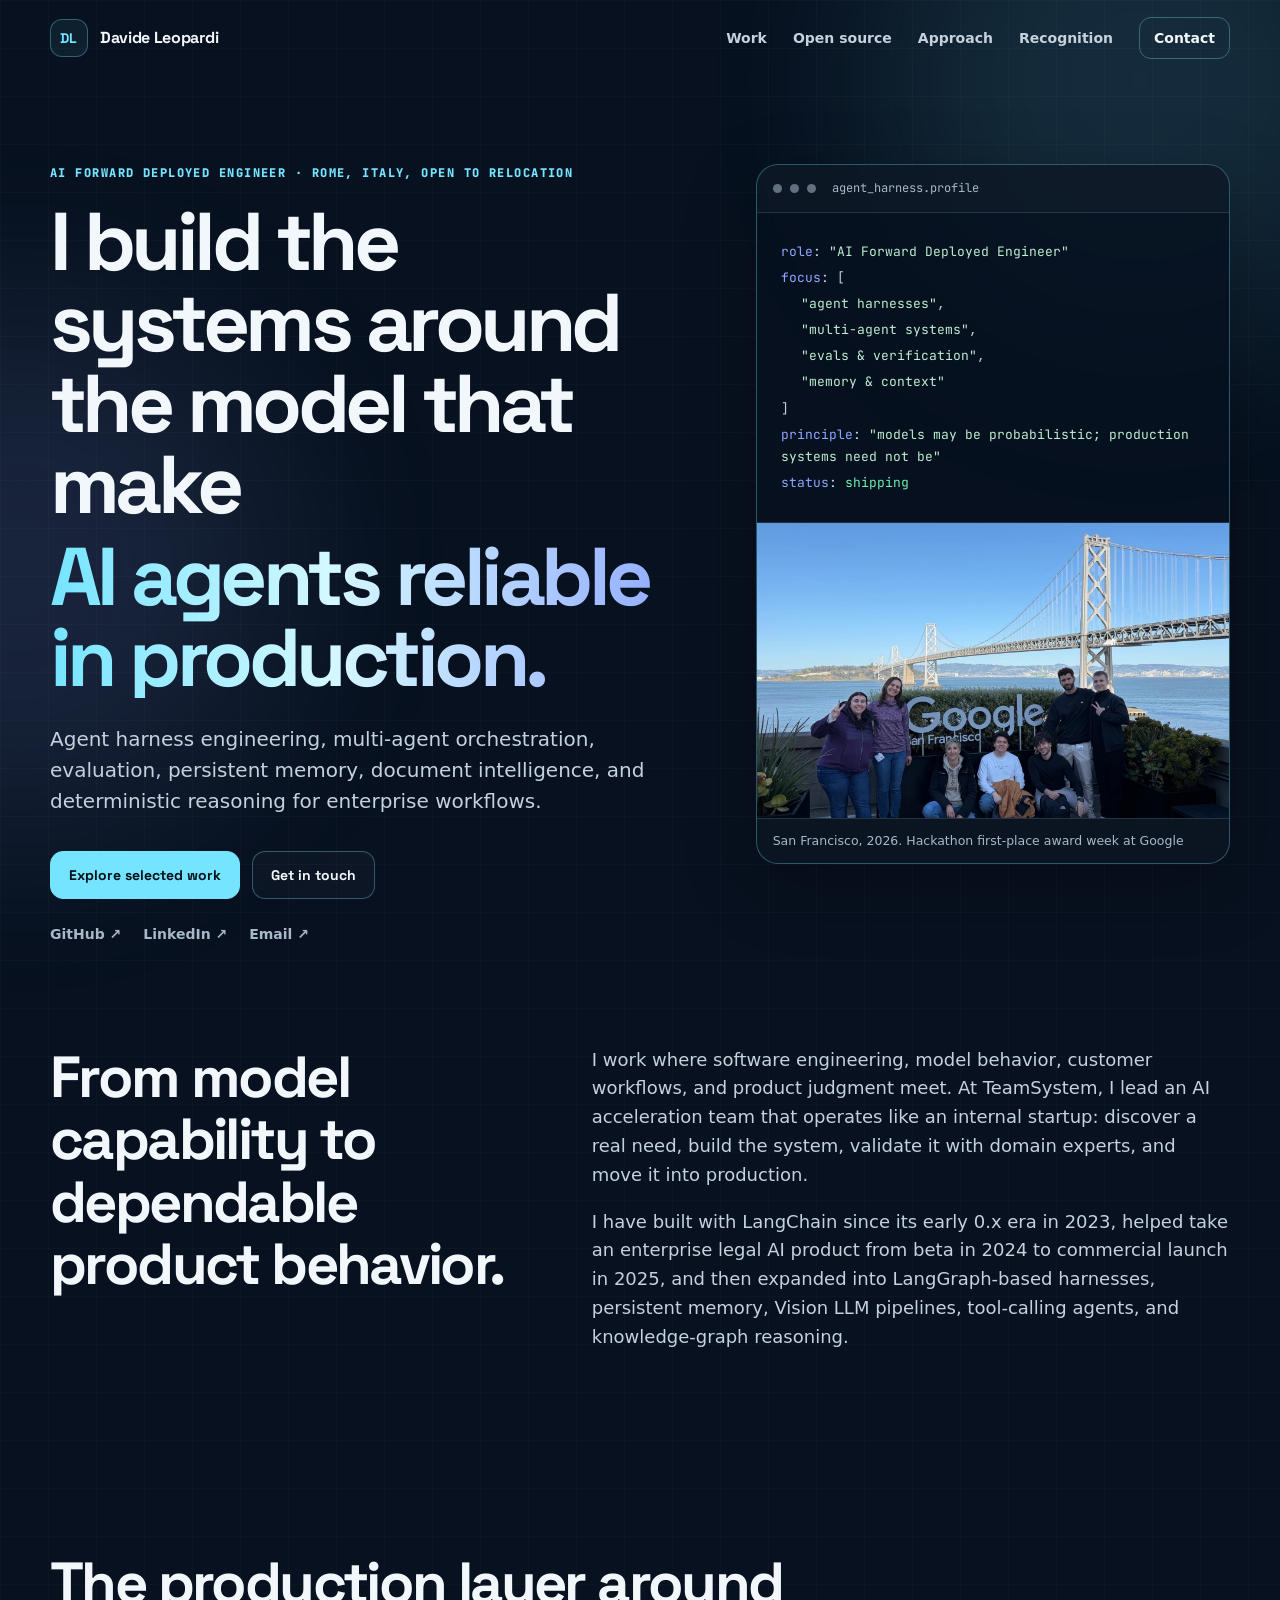
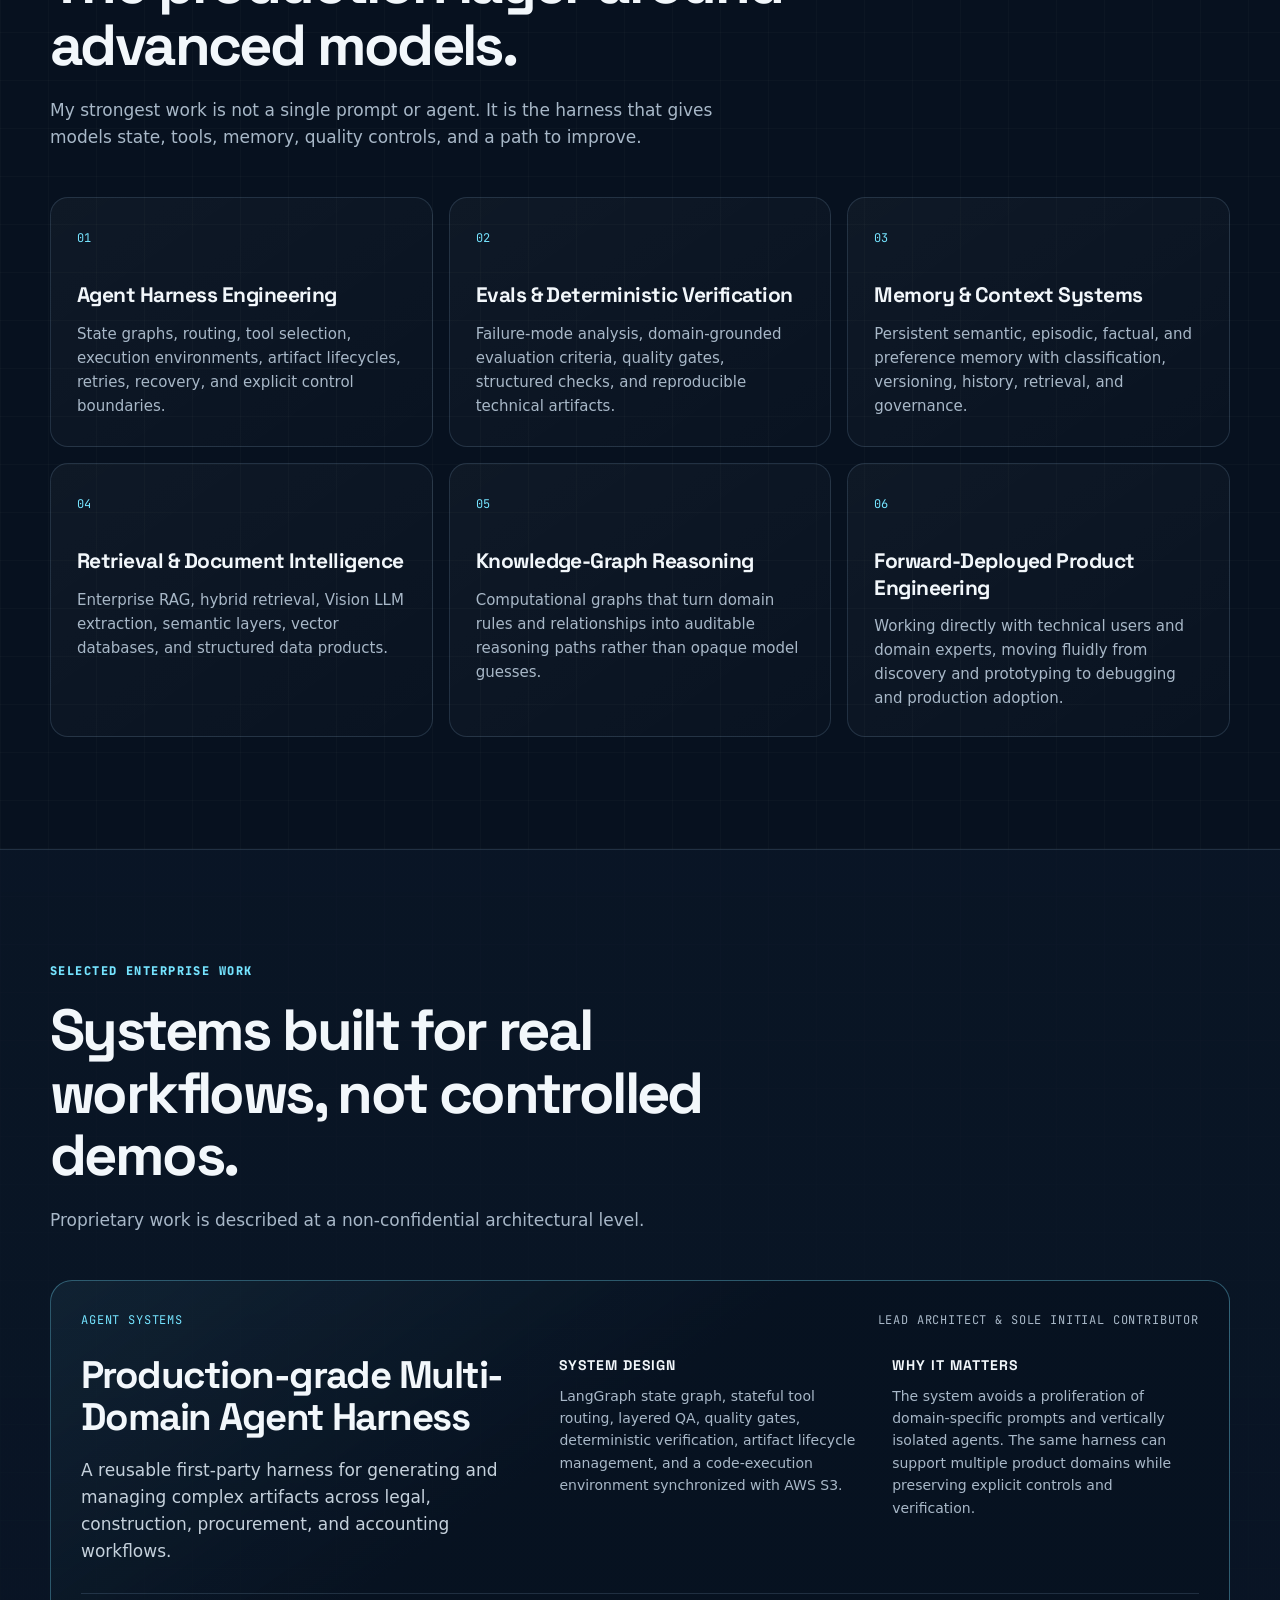
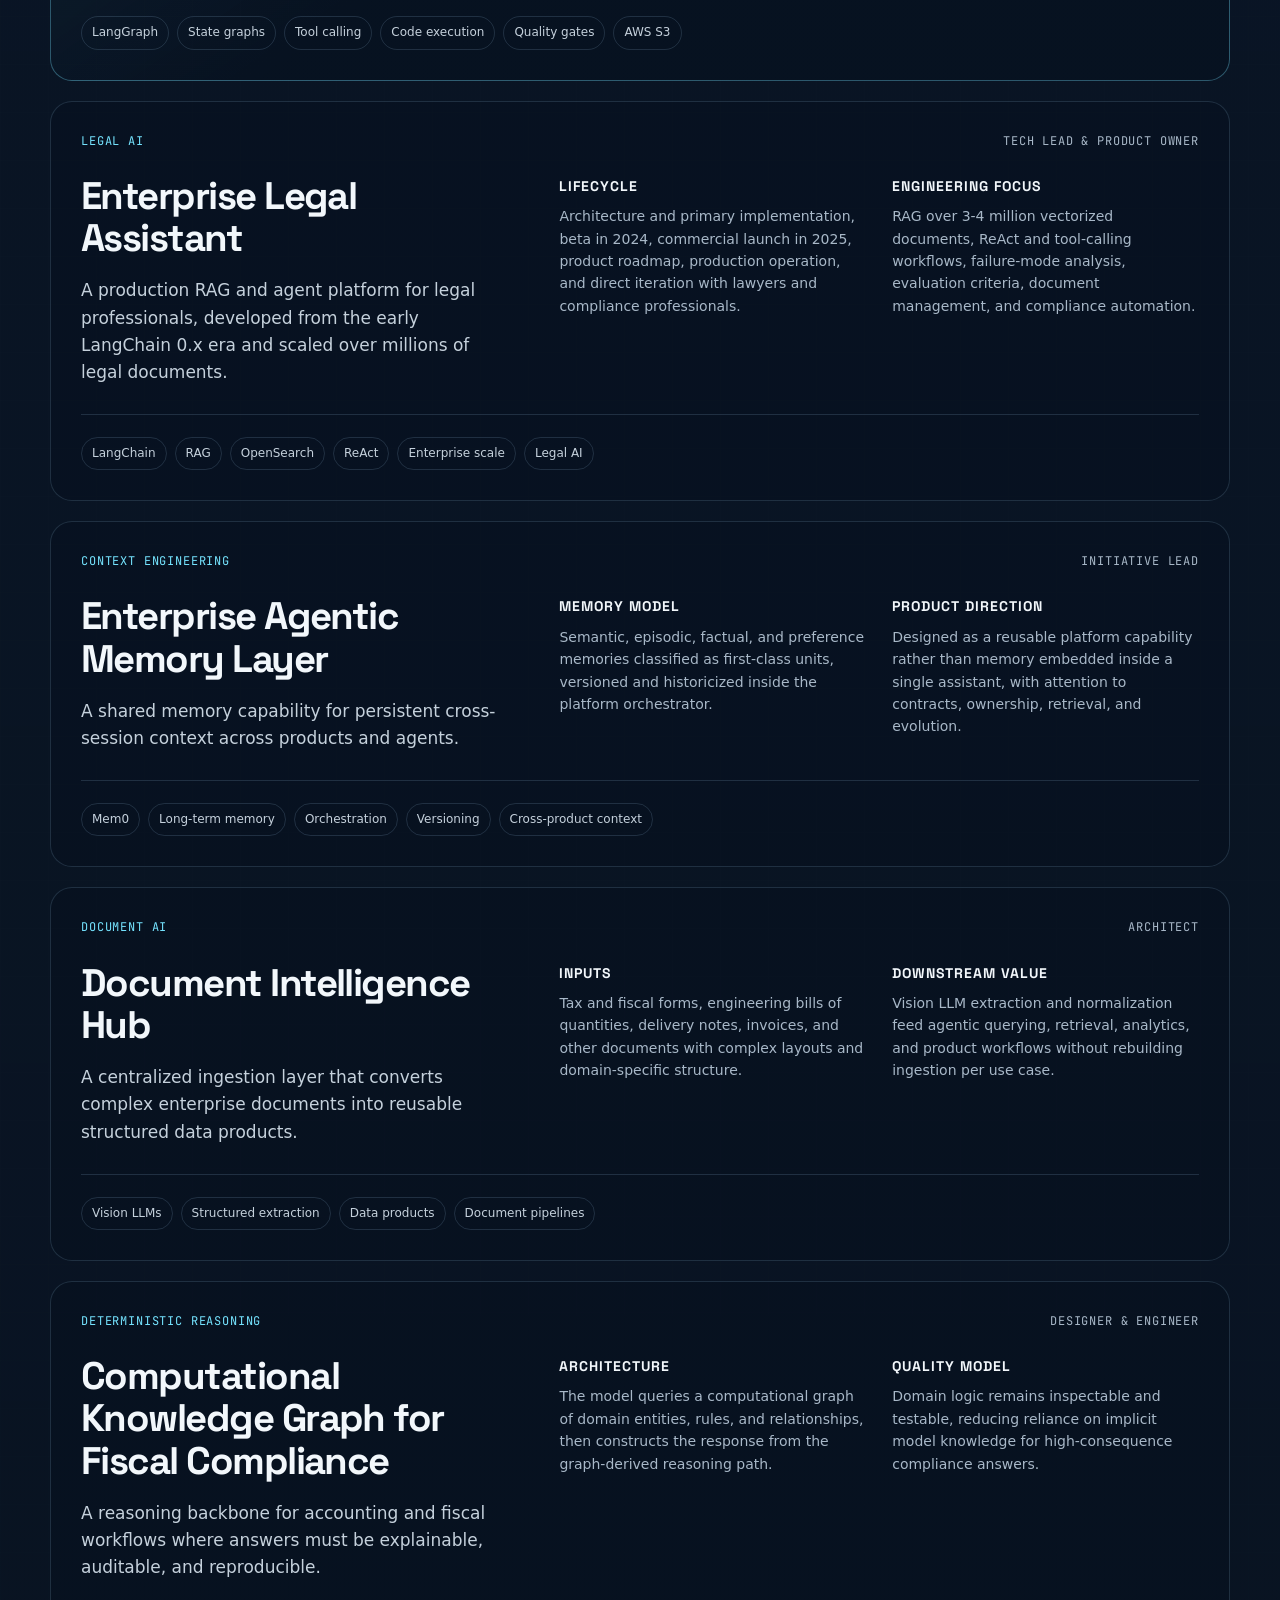
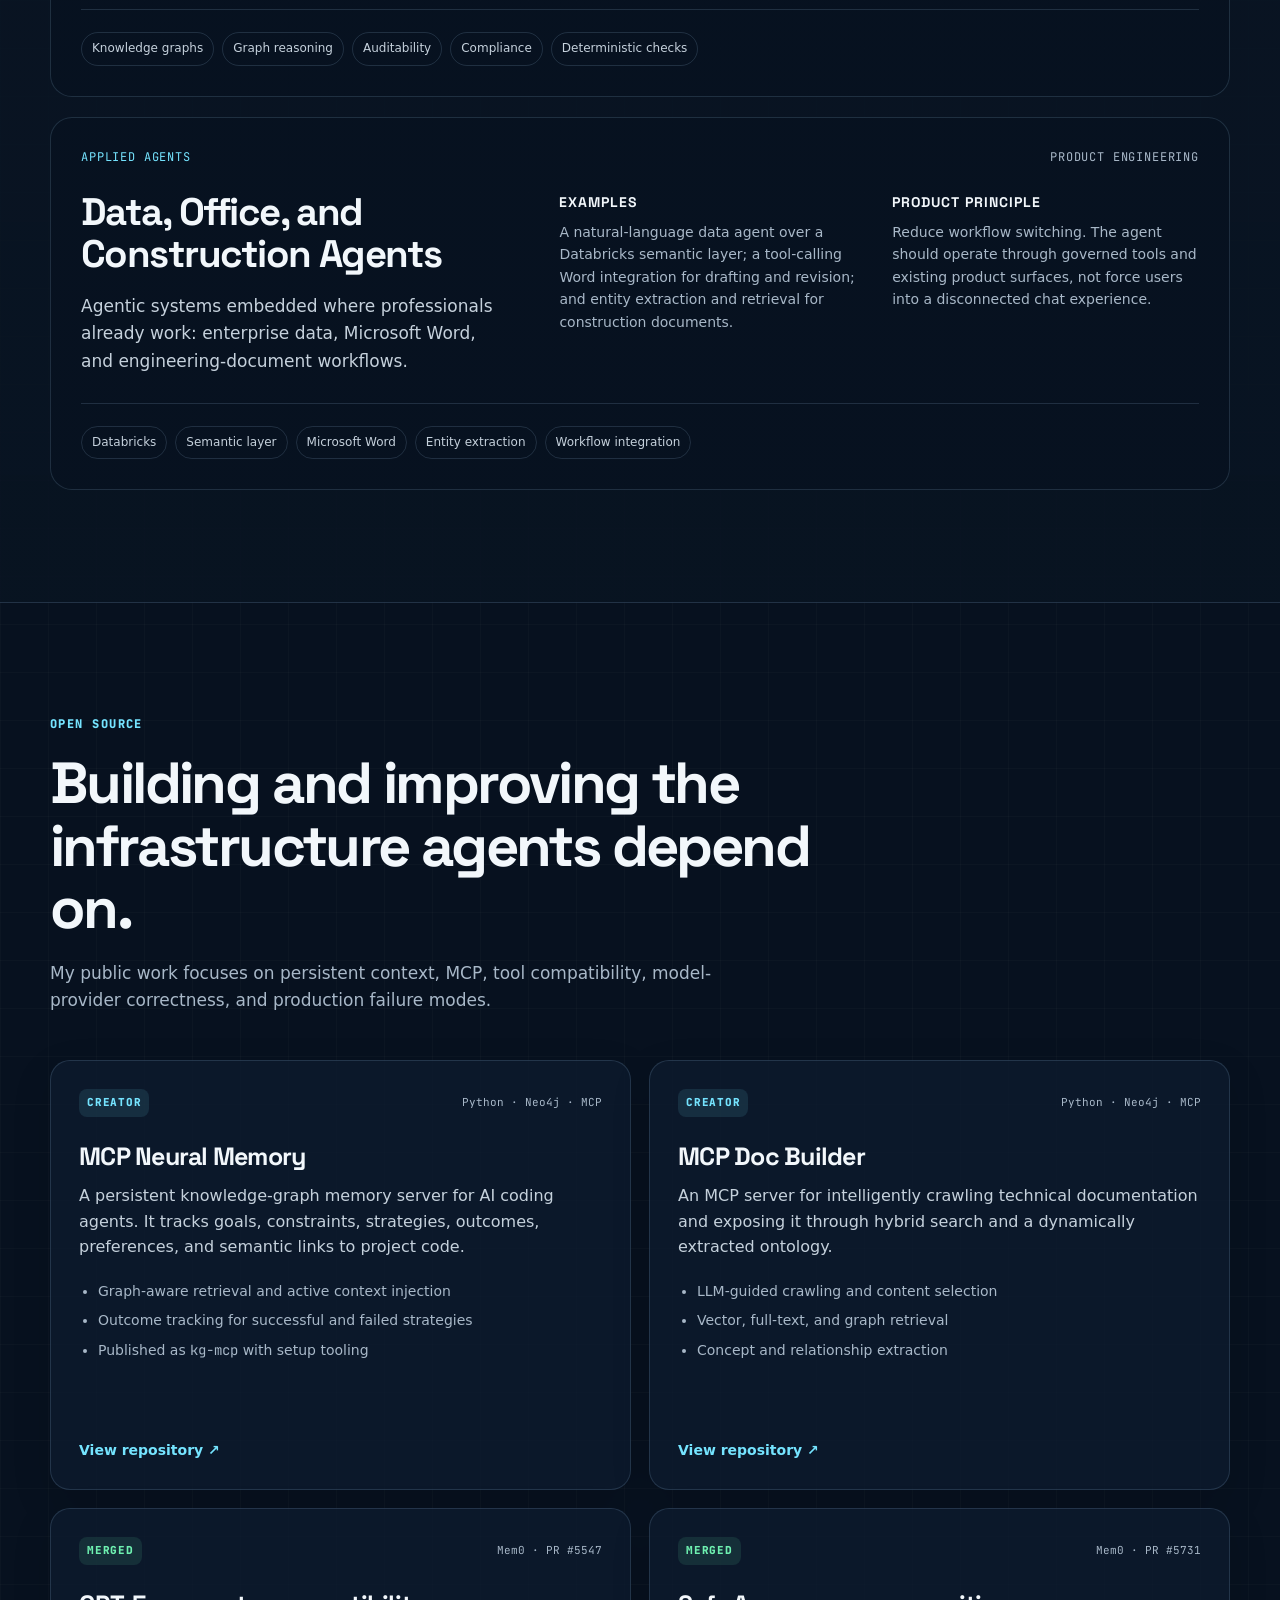
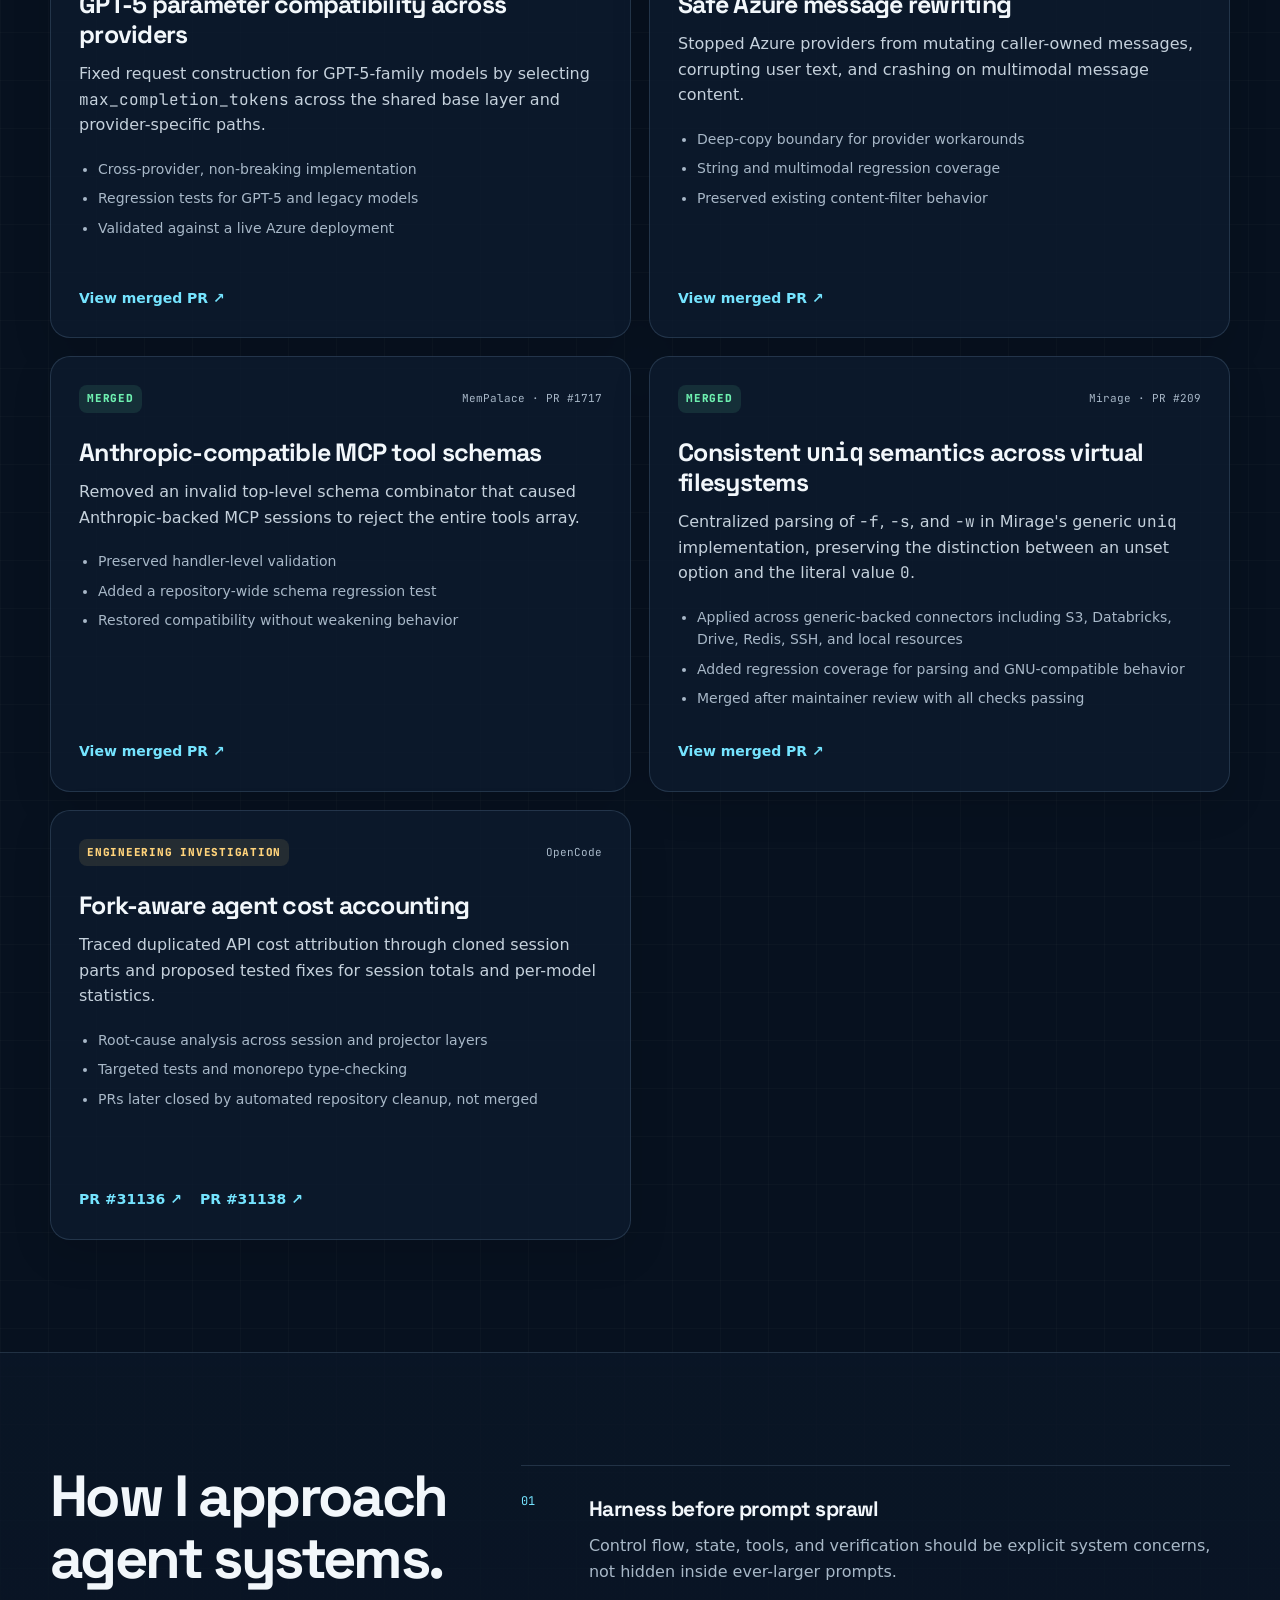
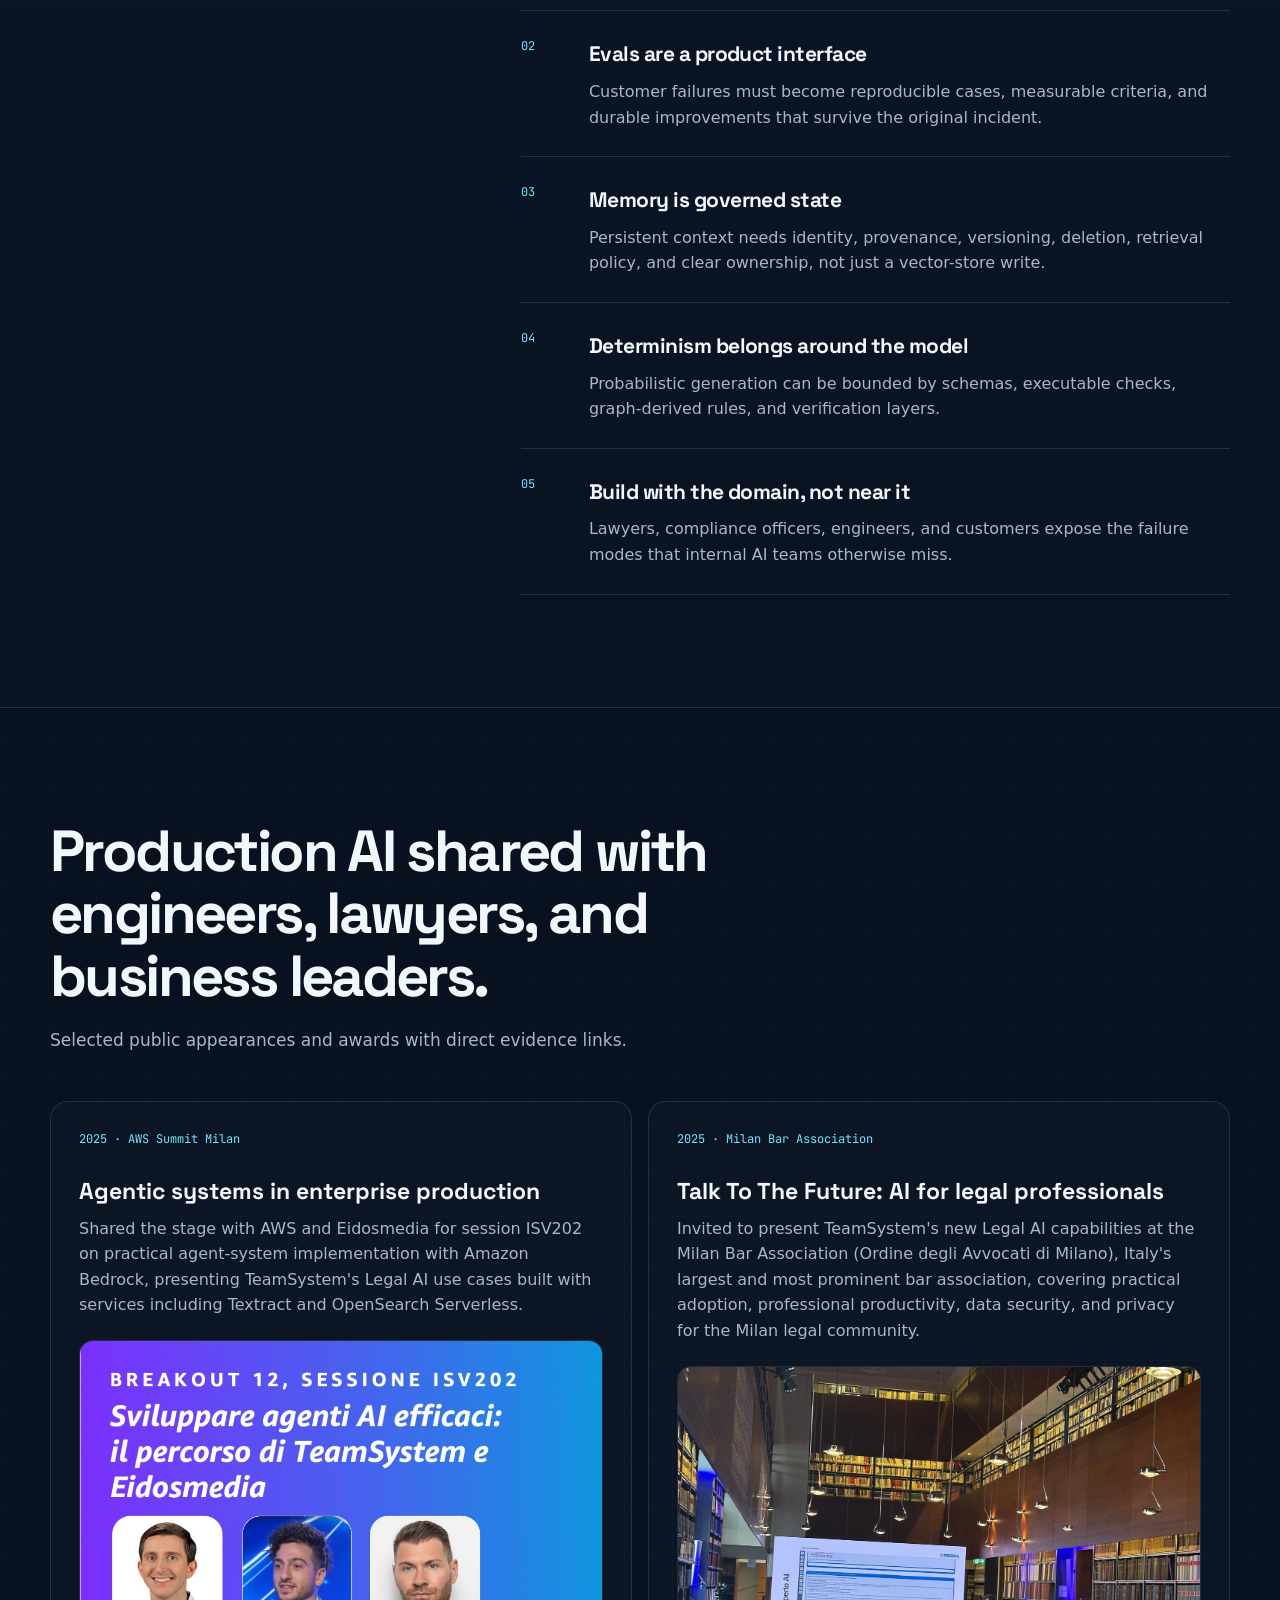
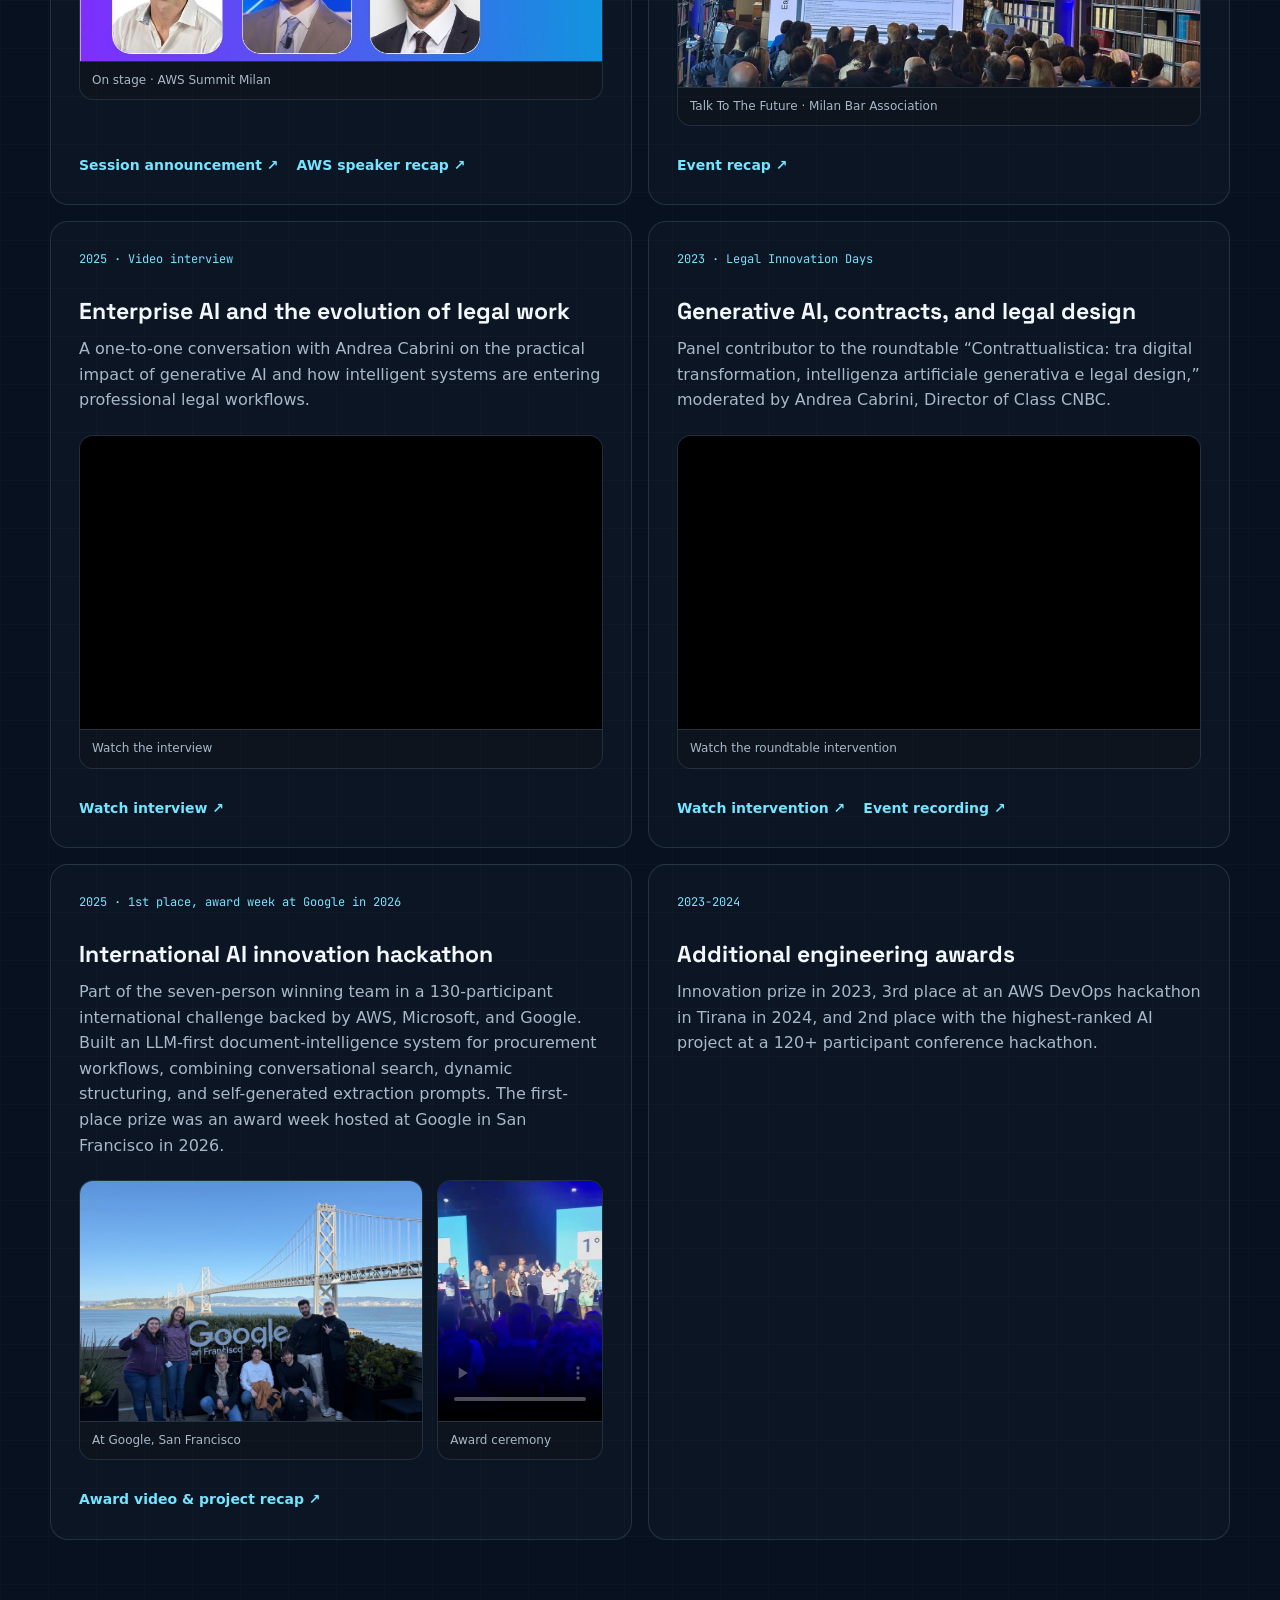
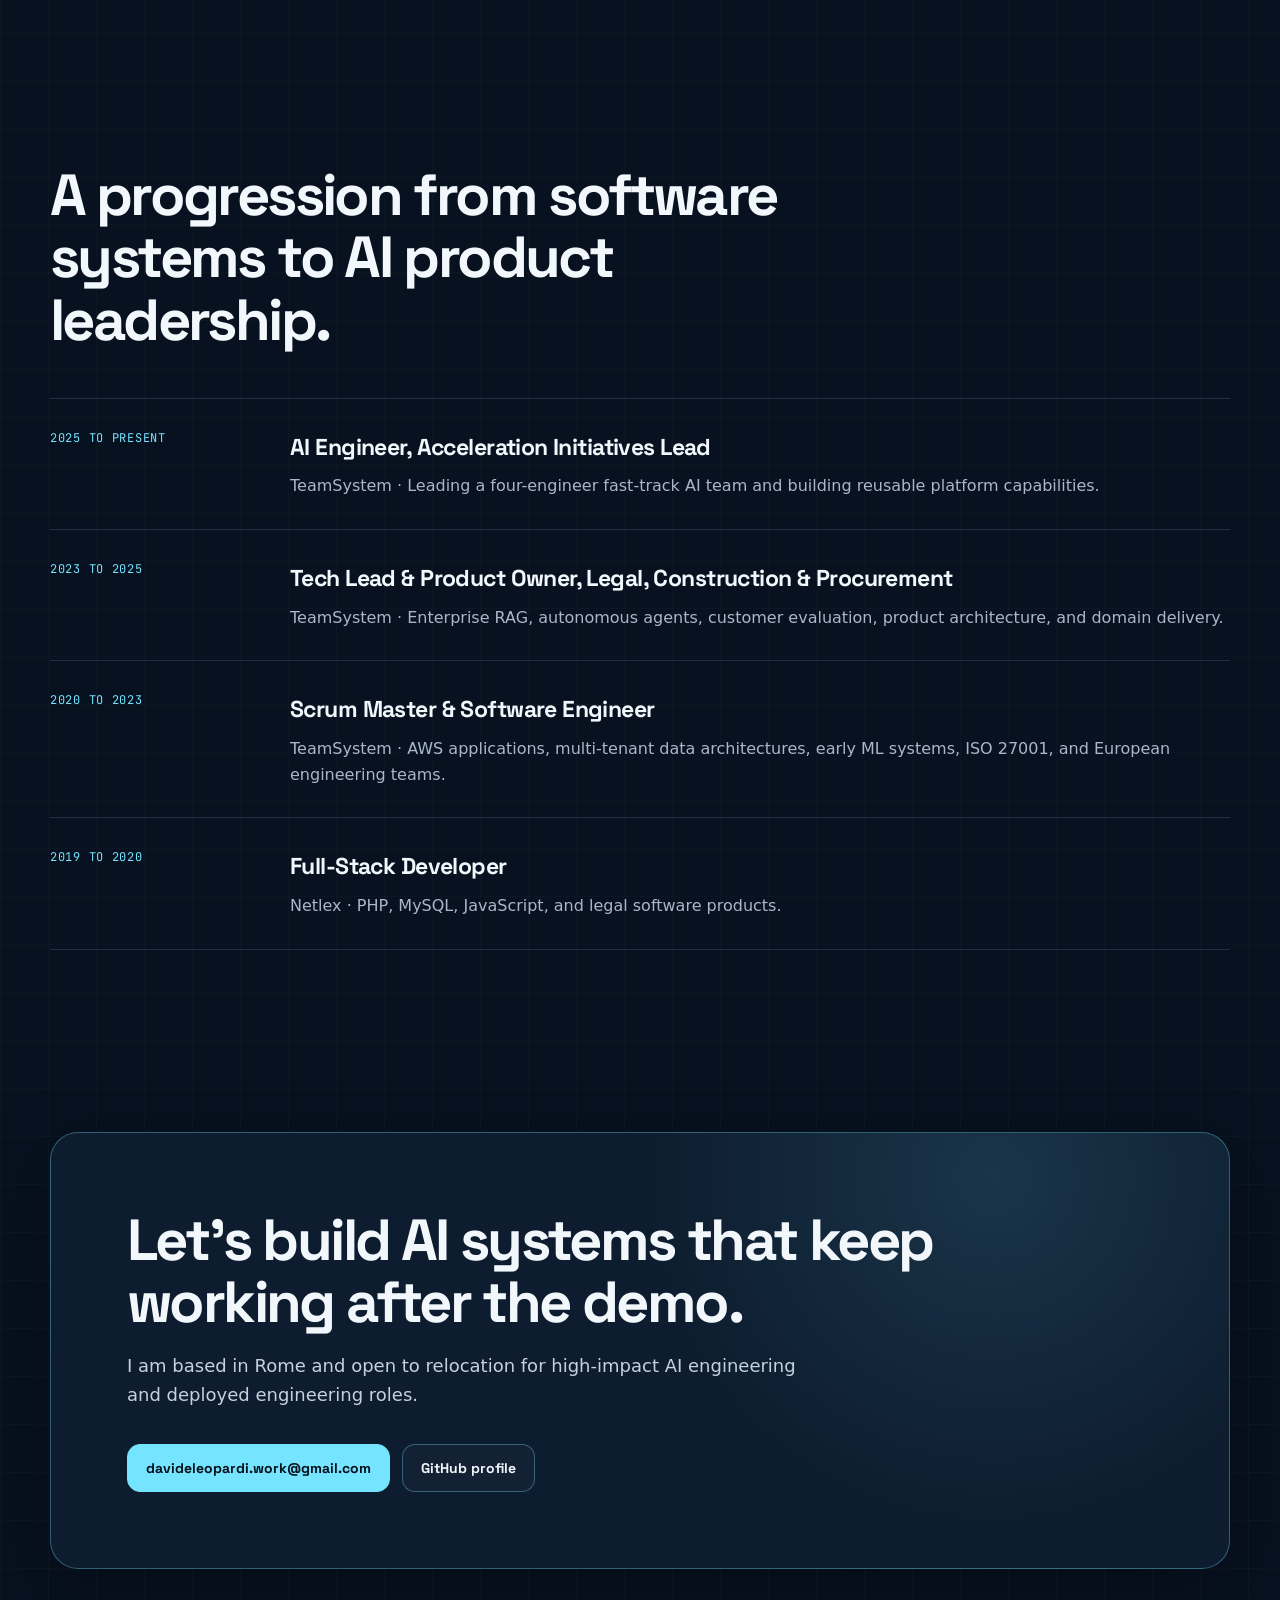
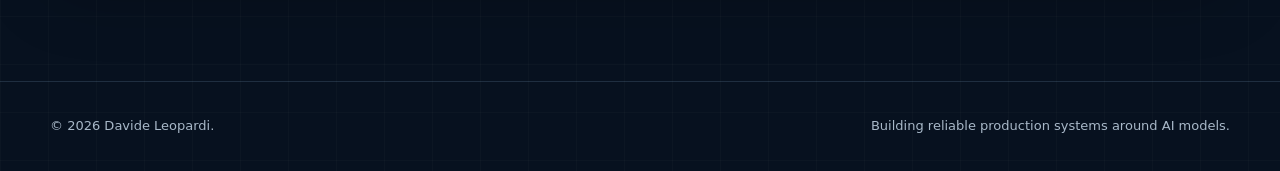
<file: index.html>
<!doctype html>
<html lang="en">
<head>
  <meta charset="utf-8">
  <meta name="viewport" content="width=device-width, initial-scale=1">
  <meta name="description" content="Davide Leopardi, AI Forward Deployed Engineer focused on agent harnesses, multi-agent systems, evaluation, memory, document intelligence, and enterprise AI.">
  <meta name="author" content="Davide Leopardi">
  <meta name="theme-color" content="#07111f">

  <meta property="og:type" content="website">
  <meta property="og:title" content="Davide Leopardi, AI Agent Harness Engineer">
  <meta property="og:description" content="I build the systems around the model that make AI agents reliable in production.">
  <meta property="og:url" content="https://hexecu.github.io/">
  <meta property="og:image" content="https://hexecu.github.io/assets/og-card.svg">

  <meta name="twitter:card" content="summary_large_image">
  <meta name="twitter:title" content="Davide Leopardi, AI Agent Harness Engineer">
  <meta name="twitter:description" content="Agent harnesses, multi-agent orchestration, evals, memory, document intelligence, and deterministic reasoning.">

  <link rel="canonical" href="https://hexecu.github.io/">
  <link rel="icon" href="assets/favicon.svg" type="image/svg+xml">
  <link rel="preconnect" href="https://fonts.googleapis.com">
  <link rel="preconnect" href="https://fonts.gstatic.com" crossorigin>
  <link rel="stylesheet" href="https://fonts.googleapis.com/css2?family=JetBrains+Mono:wght@500;700&family=Space+Grotesk:wght@400;500;600;700&display=swap">
  <link rel="stylesheet" href="styles.css">

  <title>Davide Leopardi, AI Agent Harness Engineer</title>

  <script type="application/ld+json">
  {
    "@context": "https://schema.org",
    "@type": "Person",
    "name": "Davide Leopardi",
    "url": "https://hexecu.github.io/",
    "sameAs": [
      "https://github.com/Hexecu",
      "https://www.linkedin.com/in/davide-leopardi-7704771ba/"
    ],
    "jobTitle": "AI Forward Deployed Engineer",
    "knowsAbout": [
      "AI Agent Harnesses",
      "Multi-Agent Systems",
      "LangChain",
      "LangGraph",
      "LLM Evaluation",
      "Agentic Memory",
      "Retrieval-Augmented Generation",
      "Knowledge Graphs",
      "Document Intelligence"
    ]
  }
  </script>
</head>
<body>
  <a class="skip-link" href="#main">Skip to content</a>

  <div class="ambient ambient-one" aria-hidden="true"></div>
  <div class="ambient ambient-two" aria-hidden="true"></div>

  <header class="site-header" data-header>
    <div class="container nav-wrap">
      <a class="brand" href="#top" aria-label="Davide Leopardi home">
        <span class="brand-mark">DL</span>
        <span class="brand-text">Davide Leopardi</span>
      </a>

      <button class="nav-toggle" type="button" aria-expanded="false" aria-controls="primary-navigation" data-nav-toggle>
        <span class="sr-only">Toggle navigation</span>
        <span></span><span></span><span></span>
      </button>

      <nav id="primary-navigation" class="primary-nav" aria-label="Primary navigation" data-nav>
        <a href="#work">Work</a>
        <a href="#open-source">Open source</a>
        <a href="#approach">Approach</a>
        <a href="#recognition">Recognition</a>
        <a class="nav-cta" href="#contact">Contact</a>
      </nav>
    </div>
  </header>

  <main id="main">
    <section id="top" class="hero section">
      <div class="container hero-grid">
        <div class="hero-copy reveal">
          <p class="eyebrow">AI Forward Deployed Engineer · Rome, Italy, open to relocation</p>
          <h1>I build the systems around the model that make <span>AI agents reliable in production.</span></h1>
          <p class="hero-lede">
            Agent harness engineering, multi-agent orchestration, evaluation, persistent memory,
            document intelligence, and deterministic reasoning for enterprise workflows.
          </p>

          <div class="hero-actions">
            <a class="button button-primary" href="#work">Explore selected work</a>
            <a class="button button-secondary" href="#contact">Get in touch</a>
          </div>

          <div class="social-row" aria-label="Professional links">
            <a href="https://github.com/Hexecu" target="_blank" rel="noreferrer">GitHub ↗</a>
            <a href="https://www.linkedin.com/in/davide-leopardi-7704771ba/" target="_blank" rel="noreferrer">LinkedIn ↗</a>
            <a href="mailto:davideleopardi.work@gmail.com">Email ↗</a>
          </div>
        </div>

        <aside class="hero-panel reveal" aria-label="Engineering profile">
          <div class="terminal-head">
            <span></span><span></span><span></span>
            <code>agent_harness.profile</code>
          </div>
          <div class="terminal-body">
            <p><span class="code-key">role</span>: <span class="code-string">"AI Forward Deployed Engineer"</span></p>
            <p><span class="code-key">focus</span>: [</p>
            <p class="indent"><span class="code-string">"agent harnesses"</span>,</p>
            <p class="indent"><span class="code-string">"multi-agent systems"</span>,</p>
            <p class="indent"><span class="code-string">"evals & verification"</span>,</p>
            <p class="indent"><span class="code-string">"memory & context"</span></p>
            <p>]</p>
            <p><span class="code-key">principle</span>: <span class="code-string">"models may be probabilistic; production systems need not be"</span></p>
            <p><span class="code-key">status</span>: <span class="code-ok">shipping</span></p>
          </div>

          <figure class="hero-photo">
            <img
              src="assets/media/hackathon-google-sf.jpg"
              alt="Davide Leopardi at Google in San Francisco after winning first place at the international AI innovation hackathon"
              width="1600" height="1200" loading="eager" decoding="async">
            <figcaption>San Francisco, 2026. Hackathon first-place award week at Google</figcaption>
          </figure>
        </aside>
      </div>
    </section>

    <section class="section section-tight" aria-labelledby="about-title">
      <div class="container split-intro reveal">
        <div>
          <h2 id="about-title">From model capability to dependable product behavior.</h2>
        </div>
        <div class="prose">
          <p>
            I work where software engineering, model behavior, customer workflows, and product judgment meet.
            At TeamSystem, I lead an AI acceleration team that operates like an internal startup: discover a real need,
            build the system, validate it with domain experts, and move it into production.
          </p>
          <p>
            I have built with LangChain since its early 0.x era in 2023, helped take an enterprise legal AI product
            from beta in 2024 to commercial launch in 2025, and then expanded into LangGraph-based harnesses,
            persistent memory, Vision LLM pipelines, tool-calling agents, and knowledge-graph reasoning.
          </p>
        </div>
      </div>
    </section>

    <section id="approach" class="section" aria-labelledby="approach-title">
      <div class="container">
        <div class="section-heading reveal">
          <h2 id="approach-title">The production layer around advanced models.</h2>
          <p>My strongest work is not a single prompt or agent. It is the harness that gives models state, tools, memory, quality controls, and a path to improve.</p>
        </div>

        <div class="capability-grid">
          <article class="capability-card spotlight reveal">
            <span class="card-index">01</span>
            <h3>Agent Harness Engineering</h3>
            <p>State graphs, routing, tool selection, execution environments, artifact lifecycles, retries, recovery, and explicit control boundaries.</p>
          </article>
          <article class="capability-card spotlight reveal">
            <span class="card-index">02</span>
            <h3>Evals & Deterministic Verification</h3>
            <p>Failure-mode analysis, domain-grounded evaluation criteria, quality gates, structured checks, and reproducible technical artifacts.</p>
          </article>
          <article class="capability-card spotlight reveal">
            <span class="card-index">03</span>
            <h3>Memory & Context Systems</h3>
            <p>Persistent semantic, episodic, factual, and preference memory with classification, versioning, history, retrieval, and governance.</p>
          </article>
          <article class="capability-card spotlight reveal">
            <span class="card-index">04</span>
            <h3>Retrieval & Document Intelligence</h3>
            <p>Enterprise RAG, hybrid retrieval, Vision LLM extraction, semantic layers, vector databases, and structured data products.</p>
          </article>
          <article class="capability-card spotlight reveal">
            <span class="card-index">05</span>
            <h3>Knowledge-Graph Reasoning</h3>
            <p>Computational graphs that turn domain rules and relationships into auditable reasoning paths rather than opaque model guesses.</p>
          </article>
          <article class="capability-card spotlight reveal">
            <span class="card-index">06</span>
            <h3>Forward-Deployed Product Engineering</h3>
            <p>Working directly with technical users and domain experts, moving fluidly from discovery and prototyping to debugging and production adoption.</p>
          </article>
        </div>
      </div>
    </section>

    <section id="work" class="section section-alt" aria-labelledby="work-title">
      <div class="container">
        <div class="section-heading reveal">
          <p class="section-kicker">Selected enterprise work</p>
          <h2 id="work-title">Systems built for real workflows, not controlled demos.</h2>
          <p>Proprietary work is described at a non-confidential architectural level.</p>
        </div>

        <div class="project-list">
          <article class="project-card featured spotlight reveal">
            <div class="project-meta">
              <span>Agent systems</span>
              <span>Lead architect & sole initial contributor</span>
            </div>
            <div class="project-body">
              <div>
                <h3>Production-grade Multi-Domain Agent Harness</h3>
                <p class="project-summary">A reusable first-party harness for generating and managing complex artifacts across legal, construction, procurement, and accounting workflows.</p>
              </div>
              <div class="project-details">
                <div>
                  <h4>System design</h4>
                  <p>LangGraph state graph, stateful tool routing, layered QA, quality gates, deterministic verification, artifact lifecycle management, and a code-execution environment synchronized with AWS S3.</p>
                </div>
                <div>
                  <h4>Why it matters</h4>
                  <p>The system avoids a proliferation of domain-specific prompts and vertically isolated agents. The same harness can support multiple product domains while preserving explicit controls and verification.</p>
                </div>
              </div>
            </div>
            <div class="tag-row">
              <span>LangGraph</span><span>State graphs</span><span>Tool calling</span><span>Code execution</span><span>Quality gates</span><span>AWS S3</span>
            </div>
          </article>

          <article class="project-card spotlight reveal">
            <div class="project-meta"><span>Legal AI</span><span>Tech Lead & Product Owner</span></div>
            <div class="project-body">
              <div>
                <h3>Enterprise Legal Assistant</h3>
                <p class="project-summary">A production RAG and agent platform for legal professionals, developed from the early LangChain 0.x era and scaled over millions of legal documents.</p>
              </div>
              <div class="project-details">
                <div>
                  <h4>Lifecycle</h4>
                  <p>Architecture and primary implementation, beta in 2024, commercial launch in 2025, product roadmap, production operation, and direct iteration with lawyers and compliance professionals.</p>
                </div>
                <div>
                  <h4>Engineering focus</h4>
                  <p>RAG over 3-4 million vectorized documents, ReAct and tool-calling workflows, failure-mode analysis, evaluation criteria, document management, and compliance automation.</p>
                </div>
              </div>
            </div>
            <div class="tag-row"><span>LangChain</span><span>RAG</span><span>OpenSearch</span><span>ReAct</span><span>Enterprise scale</span><span>Legal AI</span></div>
          </article>

          <article class="project-card spotlight reveal">
            <div class="project-meta"><span>Context engineering</span><span>Initiative lead</span></div>
            <div class="project-body">
              <div>
                <h3>Enterprise Agentic Memory Layer</h3>
                <p class="project-summary">A shared memory capability for persistent cross-session context across products and agents.</p>
              </div>
              <div class="project-details">
                <div>
                  <h4>Memory model</h4>
                  <p>Semantic, episodic, factual, and preference memories classified as first-class units, versioned and historicized inside the platform orchestrator.</p>
                </div>
                <div>
                  <h4>Product direction</h4>
                  <p>Designed as a reusable platform capability rather than memory embedded inside a single assistant, with attention to contracts, ownership, retrieval, and evolution.</p>
                </div>
              </div>
            </div>
            <div class="tag-row"><span>Mem0</span><span>Long-term memory</span><span>Orchestration</span><span>Versioning</span><span>Cross-product context</span></div>
          </article>

          <article class="project-card spotlight reveal">
            <div class="project-meta"><span>Document AI</span><span>Architect</span></div>
            <div class="project-body">
              <div>
                <h3>Document Intelligence Hub</h3>
                <p class="project-summary">A centralized ingestion layer that converts complex enterprise documents into reusable structured data products.</p>
              </div>
              <div class="project-details">
                <div>
                  <h4>Inputs</h4>
                  <p>Tax and fiscal forms, engineering bills of quantities, delivery notes, invoices, and other documents with complex layouts and domain-specific structure.</p>
                </div>
                <div>
                  <h4>Downstream value</h4>
                  <p>Vision LLM extraction and normalization feed agentic querying, retrieval, analytics, and product workflows without rebuilding ingestion per use case.</p>
                </div>
              </div>
            </div>
            <div class="tag-row"><span>Vision LLMs</span><span>Structured extraction</span><span>Data products</span><span>Document pipelines</span></div>
          </article>

          <article class="project-card spotlight reveal">
            <div class="project-meta"><span>Deterministic reasoning</span><span>Designer & engineer</span></div>
            <div class="project-body">
              <div>
                <h3>Computational Knowledge Graph for Fiscal Compliance</h3>
                <p class="project-summary">A reasoning backbone for accounting and fiscal workflows where answers must be explainable, auditable, and reproducible.</p>
              </div>
              <div class="project-details">
                <div>
                  <h4>Architecture</h4>
                  <p>The model queries a computational graph of domain entities, rules, and relationships, then constructs the response from the graph-derived reasoning path.</p>
                </div>
                <div>
                  <h4>Quality model</h4>
                  <p>Domain logic remains inspectable and testable, reducing reliance on implicit model knowledge for high-consequence compliance answers.</p>
                </div>
              </div>
            </div>
            <div class="tag-row"><span>Knowledge graphs</span><span>Graph reasoning</span><span>Auditability</span><span>Compliance</span><span>Deterministic checks</span></div>
          </article>

          <article class="project-card spotlight reveal">
            <div class="project-meta"><span>Applied agents</span><span>Product engineering</span></div>
            <div class="project-body">
              <div>
                <h3>Data, Office, and Construction Agents</h3>
                <p class="project-summary">Agentic systems embedded where professionals already work: enterprise data, Microsoft Word, and engineering-document workflows.</p>
              </div>
              <div class="project-details">
                <div>
                  <h4>Examples</h4>
                  <p>A natural-language data agent over a Databricks semantic layer; a tool-calling Word integration for drafting and revision; and entity extraction and retrieval for construction documents.</p>
                </div>
                <div>
                  <h4>Product principle</h4>
                  <p>Reduce workflow switching. The agent should operate through governed tools and existing product surfaces, not force users into a disconnected chat experience.</p>
                </div>
              </div>
            </div>
            <div class="tag-row"><span>Databricks</span><span>Semantic layer</span><span>Microsoft Word</span><span>Entity extraction</span><span>Workflow integration</span></div>
          </article>
        </div>
      </div>
    </section>

    <section id="open-source" class="section" aria-labelledby="oss-title">
      <div class="container">
        <div class="section-heading reveal">
          <p class="section-kicker">Open source</p>
          <h2 id="oss-title">Building and improving the infrastructure agents depend on.</h2>
          <p>My public work focuses on persistent context, MCP, tool compatibility, model-provider correctness, and production failure modes.</p>
        </div>

        <div class="oss-grid">
          <article class="oss-card spotlight reveal">
            <div class="oss-top"><span class="status status-owned">Creator</span><span>Python · Neo4j · MCP</span></div>
            <h3>MCP Neural Memory</h3>
            <p>A persistent knowledge-graph memory server for AI coding agents. It tracks goals, constraints, strategies, outcomes, preferences, and semantic links to project code.</p>
            <ul>
              <li>Graph-aware retrieval and active context injection</li>
              <li>Outcome tracking for successful and failed strategies</li>
              <li>Published as <code>kg-mcp</code> with setup tooling</li>
            </ul>
            <a href="https://github.com/Hexecu/mcp-neuralmemory" target="_blank" rel="noreferrer">View repository ↗</a>
          </article>

          <article class="oss-card spotlight reveal">
            <div class="oss-top"><span class="status status-owned">Creator</span><span>Python · Neo4j · MCP</span></div>
            <h3>MCP Doc Builder</h3>
            <p>An MCP server for intelligently crawling technical documentation and exposing it through hybrid search and a dynamically extracted ontology.</p>
            <ul>
              <li>LLM-guided crawling and content selection</li>
              <li>Vector, full-text, and graph retrieval</li>
              <li>Concept and relationship extraction</li>
            </ul>
            <a href="https://github.com/Hexecu/mcp-doc-builder" target="_blank" rel="noreferrer">View repository ↗</a>
          </article>

          <article class="oss-card spotlight reveal">
            <div class="oss-top"><span class="status status-merged">Merged</span><span>Mem0 · PR #5547</span></div>
            <h3>GPT-5 parameter compatibility across providers</h3>
            <p>Fixed request construction for GPT-5-family models by selecting <code>max_completion_tokens</code> across the shared base layer and provider-specific paths.</p>
            <ul>
              <li>Cross-provider, non-breaking implementation</li>
              <li>Regression tests for GPT-5 and legacy models</li>
              <li>Validated against a live Azure deployment</li>
            </ul>
            <a href="https://github.com/mem0ai/mem0/pull/5547" target="_blank" rel="noreferrer">View merged PR ↗</a>
          </article>

          <article class="oss-card spotlight reveal">
            <div class="oss-top"><span class="status status-merged">Merged</span><span>Mem0 · PR #5731</span></div>
            <h3>Safe Azure message rewriting</h3>
            <p>Stopped Azure providers from mutating caller-owned messages, corrupting user text, and crashing on multimodal message content.</p>
            <ul>
              <li>Deep-copy boundary for provider workarounds</li>
              <li>String and multimodal regression coverage</li>
              <li>Preserved existing content-filter behavior</li>
            </ul>
            <a href="https://github.com/mem0ai/mem0/pull/5731" target="_blank" rel="noreferrer">View merged PR ↗</a>
          </article>

          <article class="oss-card spotlight reveal">
            <div class="oss-top"><span class="status status-merged">Merged</span><span>MemPalace · PR #1717</span></div>
            <h3>Anthropic-compatible MCP tool schemas</h3>
            <p>Removed an invalid top-level schema combinator that caused Anthropic-backed MCP sessions to reject the entire tools array.</p>
            <ul>
              <li>Preserved handler-level validation</li>
              <li>Added a repository-wide schema regression test</li>
              <li>Restored compatibility without weakening behavior</li>
            </ul>
            <a href="https://github.com/MemPalace/mempalace/pull/1717" target="_blank" rel="noreferrer">View merged PR ↗</a>
          </article>

          <article class="oss-card spotlight reveal">
            <div class="oss-top"><span class="status status-merged">Merged</span><span>Mirage · PR #209</span></div>
            <h3>Consistent <code>uniq</code> semantics across virtual filesystems</h3>
            <p>Centralized parsing of <code>-f</code>, <code>-s</code>, and <code>-w</code> in Mirage's generic <code>uniq</code> implementation, preserving the distinction between an unset option and the literal value <code>0</code>.</p>
            <ul>
              <li>Applied across generic-backed connectors including S3, Databricks, Drive, Redis, SSH, and local resources</li>
              <li>Added regression coverage for parsing and GNU-compatible behavior</li>
              <li>Merged after maintainer review with all checks passing</li>
            </ul>
            <a href="https://github.com/strukto-ai/mirage/pull/209" target="_blank" rel="noreferrer">View merged PR ↗</a>
          </article>

          <article class="oss-card spotlight reveal">
            <div class="oss-top"><span class="status status-research">Engineering investigation</span><span>OpenCode</span></div>
            <h3>Fork-aware agent cost accounting</h3>
            <p>Traced duplicated API cost attribution through cloned session parts and proposed tested fixes for session totals and per-model statistics.</p>
            <ul>
              <li>Root-cause analysis across session and projector layers</li>
              <li>Targeted tests and monorepo type-checking</li>
              <li>PRs later closed by automated repository cleanup, not merged</li>
            </ul>
            <div class="link-pair">
              <a href="https://github.com/anomalyco/opencode/pull/31136" target="_blank" rel="noreferrer">PR #31136 ↗</a>
              <a href="https://github.com/anomalyco/opencode/pull/31138" target="_blank" rel="noreferrer">PR #31138 ↗</a>
            </div>
          </article>
        </div>
      </div>
    </section>

    <section class="section section-alt" aria-labelledby="principles-title">
      <div class="container principle-layout">
        <div class="section-heading reveal">
          <h2 id="principles-title">How I approach agent systems.</h2>
        </div>
        <ol class="principle-list">
          <li class="reveal"><span>01</span><div><h3>Harness before prompt sprawl</h3><p>Control flow, state, tools, and verification should be explicit system concerns, not hidden inside ever-larger prompts.</p></div></li>
          <li class="reveal"><span>02</span><div><h3>Evals are a product interface</h3><p>Customer failures must become reproducible cases, measurable criteria, and durable improvements that survive the original incident.</p></div></li>
          <li class="reveal"><span>03</span><div><h3>Memory is governed state</h3><p>Persistent context needs identity, provenance, versioning, deletion, retrieval policy, and clear ownership, not just a vector-store write.</p></div></li>
          <li class="reveal"><span>04</span><div><h3>Determinism belongs around the model</h3><p>Probabilistic generation can be bounded by schemas, executable checks, graph-derived rules, and verification layers.</p></div></li>
          <li class="reveal"><span>05</span><div><h3>Build with the domain, not near it</h3><p>Lawyers, compliance officers, engineers, and customers expose the failure modes that internal AI teams otherwise miss.</p></div></li>
        </ol>
      </div>
    </section>

    <section id="recognition" class="section" aria-labelledby="recognition-title">
      <div class="container">
        <div class="section-heading reveal">
          <h2 id="recognition-title">Production AI shared with engineers, lawyers, and business leaders.</h2>
          <p>Selected public appearances and awards with direct evidence links.</p>
        </div>
        <div class="recognition-grid">
          <article class="reveal has-media spotlight">
            <span>2025 · AWS Summit Milan</span>
            <h3>Agentic systems in enterprise production</h3>
            <p>Shared the stage with AWS and Eidosmedia for session ISV202 on practical agent-system implementation with Amazon Bedrock, presenting TeamSystem's Legal AI use cases built with services including Textract and OpenSearch Serverless.</p>
            <figure class="media-single">
              <img
                src="assets/media/aws-summit-milan.jpg"
                alt="Davide Leopardi presenting on stage at AWS Summit Milan"
                width="960" height="960" loading="lazy" decoding="async">
              <figcaption>On stage · AWS Summit Milan</figcaption>
            </figure>
            <div class="recognition-links">
              <a href="https://www.linkedin.com/posts/davide-leopardi-7704771ba_awssummit-milano-generativeai-activity-7340696712639840257-k-Tv" target="_blank" rel="noreferrer">Session announcement ↗</a>
              <a href="https://www.linkedin.com/posts/lucaguida_awssummit2025-milano-aws-activity-7342475850686062592-RQuE" target="_blank" rel="noreferrer">AWS speaker recap ↗</a>
            </div>
          </article>

          <article class="reveal has-media spotlight">
            <span>2025 · Milan Bar Association</span>
            <h3>Talk To The Future: AI for legal professionals</h3>
            <p>Invited to present TeamSystem's new Legal AI capabilities at the Milan Bar Association (Ordine degli Avvocati di Milano), Italy's largest and most prominent bar association, covering practical adoption, professional productivity, data security, and privacy for the Milan legal community.</p>
            <figure class="media-single">
              <img
                src="assets/media/milan-bar-talk.jpg"
                alt="Davide Leopardi presenting Talk To The Future at the Milan Bar Association"
                width="1400" height="1050" loading="lazy" decoding="async">
              <figcaption>Talk To The Future · Milan Bar Association</figcaption>
            </figure>
            <div class="recognition-links">
              <a href="https://www.linkedin.com/posts/nicolabaraldi_grazie-davide-leopardi-per-la-splendida-presentazione-activity-7331711756051857410-qImx" target="_blank" rel="noreferrer">Event recap ↗</a>
            </div>
          </article>

          <article class="reveal has-media spotlight">
            <span>2025 · Video interview</span>
            <h3>Enterprise AI and the evolution of legal work</h3>
            <p>A one-to-one conversation with Andrea Cabrini on the practical impact of generative AI and how intelligent systems are entering professional legal workflows.</p>
            <figure class="media-embed">
              <div class="video-frame">
                <iframe src="https://www.youtube-nocookie.com/embed/Woka7CEXwD8" title="Enterprise AI and the evolution of legal work, interview with Andrea Cabrini" loading="lazy" referrerpolicy="strict-origin-when-cross-origin" allow="accelerometer; clipboard-write; encrypted-media; gyroscope; picture-in-picture; web-share" allowfullscreen></iframe>
              </div>
              <figcaption>Watch the interview</figcaption>
            </figure>
            <div class="recognition-links">
              <a href="https://www.youtube.com/watch?v=Woka7CEXwD8&list=PLnMudaA4tRKFn0R6Glsa9IKVO1B_xUxRd&index=18" target="_blank" rel="noreferrer">Watch interview ↗</a>
            </div>
          </article>

          <article class="reveal has-media spotlight">
            <span>2023 · Legal Innovation Days</span>
            <h3>Generative AI, contracts, and legal design</h3>
            <p>Panel contributor to the roundtable “Contrattualistica: tra digital transformation, intelligenza artificiale generativa e legal design,” moderated by Andrea Cabrini, Director of Class CNBC.</p>
            <figure class="media-embed">
              <div class="video-frame">
                <iframe
                  src="https://www.youtube-nocookie.com/embed/guRx5JB4toc"
                  title="Legal Innovation Days: Generative AI, contracts, and legal design"
                  loading="lazy"
                  frameborder="0"
                  allow="accelerometer; autoplay; clipboard-write; encrypted-media; gyroscope; picture-in-picture; web-share"
                  referrerpolicy="strict-origin-when-cross-origin"
                  allowfullscreen></iframe>
              </div>
              <figcaption>Watch the roundtable intervention</figcaption>
            </figure>
            <div class="recognition-links">
              <a href="https://www.youtube.com/watch?v=guRx5JB4toc" target="_blank" rel="noreferrer">Watch intervention ↗</a>
              <a href="https://www.radioradicale.it/scheda/708472/proiettati-nel-futuro-del-mercato-legale-1a-giornata-della-iii-edizione-di-legal" target="_blank" rel="noreferrer">Event recording ↗</a>
            </div>
          </article>

          <article class="reveal has-media spotlight">
            <span>2025 · 1st place, award week at Google in 2026</span>
            <h3>International AI innovation hackathon</h3>
            <p>Part of the seven-person winning team in a 130-participant international challenge backed by AWS, Microsoft, and Google. Built an LLM-first document-intelligence system for procurement workflows, combining conversational search, dynamic structuring, and self-generated extraction prompts. The first-place prize was an award week hosted at Google in San Francisco in 2026.</p>
            <div class="media-row">
              <figure class="media-photo">
                <img
                  src="assets/media/hackathon-google-sf.jpg"
                  alt="Davide Leopardi at Google in San Francisco for the hackathon first-place award"
                  width="1600" height="1200" loading="lazy" decoding="async">
                <figcaption>At Google, San Francisco</figcaption>
              </figure>
              <figure class="media-video">
                <video
                  src="assets/media/hackathon-award.mp4"
                  poster="assets/media/hackathon-award-poster.jpg"
                  autoplay muted loop playsinline preload="metadata"
                  controls
                  aria-label="Video of the hackathon award ceremony"></video>
                <figcaption>Award ceremony</figcaption>
              </figure>
            </div>
            <div class="recognition-links">
              <a href="https://www.linkedin.com/posts/davide-leopardi-7704771ba_hackathon-aws-microsoft-activity-7352301129667383298-6zxL" target="_blank" rel="noreferrer">Award video &amp; project recap ↗</a>
            </div>
          </article>

          <article class="reveal spotlight">
            <span>2023-2024</span>
            <h3>Additional engineering awards</h3>
            <p>Innovation prize in 2023, 3rd place at an AWS DevOps hackathon in Tirana in 2024, and 2nd place with the highest-ranked AI project at a 120+ participant conference hackathon.</p>
          </article>
        </div>
      </div>
    </section>

    <section class="section timeline-section" aria-labelledby="timeline-title">
      <div class="container">
        <div class="section-heading reveal">
          <h2 id="timeline-title">A progression from software systems to AI product leadership.</h2>
        </div>
        <div class="timeline">
          <article class="reveal"><div class="timeline-date">2025 to Present</div><div><h3>AI Engineer, Acceleration Initiatives Lead</h3><p>TeamSystem · Leading a four-engineer fast-track AI team and building reusable platform capabilities.</p></div></article>
          <article class="reveal"><div class="timeline-date">2023 to 2025</div><div><h3>Tech Lead & Product Owner, Legal, Construction & Procurement</h3><p>TeamSystem · Enterprise RAG, autonomous agents, customer evaluation, product architecture, and domain delivery.</p></div></article>
          <article class="reveal"><div class="timeline-date">2020 to 2023</div><div><h3>Scrum Master & Software Engineer</h3><p>TeamSystem · AWS applications, multi-tenant data architectures, early ML systems, ISO 27001, and European engineering teams.</p></div></article>
          <article class="reveal"><div class="timeline-date">2019 to 2020</div><div><h3>Full-Stack Developer</h3><p>Netlex · PHP, MySQL, JavaScript, and legal software products.</p></div></article>
        </div>
      </div>
    </section>

    <section id="contact" class="section contact-section">
      <div class="container contact-card reveal">
        <h2>Let’s build AI systems that keep working after the demo.</h2>
        <p>I am based in Rome and open to relocation for high-impact AI engineering and deployed engineering roles.</p>
        <div class="hero-actions">
          <a class="button button-primary" href="mailto:davideleopardi.work@gmail.com">davideleopardi.work@gmail.com</a>
          <a class="button button-secondary" href="https://github.com/Hexecu" target="_blank" rel="noreferrer">GitHub profile</a>
        </div>
      </div>
    </section>
  </main>

  <footer class="site-footer">
    <div class="container footer-wrap">
      <p>© <span data-year></span> Davide Leopardi.</p>
      <p>Building reliable production systems around AI models.</p>
    </div>
  </footer>

  <script src="script.js" defer></script>
</body>
</html>
</file>
<file: styles.css>
:root {
  --bg: #07111f;
  --bg-soft: #0b1728;
  --panel: rgba(13, 28, 47, 0.78);
  --panel-solid: #0d1c2f;
  --line: rgba(143, 181, 213, 0.18);
  --line-strong: rgba(119, 225, 255, 0.34);
  --text: #f2f7fb;
  --muted: #a8b8c8;
  --muted-strong: #c5d1dc;
  --accent: #75e4ff;
  --accent-2: #8fa7ff;
  --green: #6ef0b0;
  --amber: #ffd37b;
  --max: 1180px;
  --radius: 22px;
  --shadow: 0 20px 70px rgba(0, 0, 0, 0.28);
  --font-display: "Space Grotesk", ui-sans-serif, system-ui, -apple-system, sans-serif;
  --font-body: ui-sans-serif, system-ui, -apple-system, BlinkMacSystemFont, "Segoe UI", Roboto, sans-serif;
  --font-mono: "JetBrains Mono", "SFMono-Regular", Consolas, "Liberation Mono", monospace;
}

* { box-sizing: border-box; }
html { scroll-behavior: smooth; overflow-x: hidden; }
body {
  margin: 0;
  min-width: 320px;
  overflow-x: hidden;
  background:
    linear-gradient(rgba(255,255,255,0.018) 1px, transparent 1px),
    linear-gradient(90deg, rgba(255,255,255,0.018) 1px, transparent 1px),
    var(--bg);
  background-size: 48px 48px;
  color: var(--text);
  font-family: var(--font-body);
  line-height: 1.6;
  text-rendering: optimizeLegibility;
}

body.nav-open { overflow: hidden; }
a { color: inherit; }
button, a { -webkit-tap-highlight-color: transparent; }
img, svg { max-width: 100%; }
code { font-family: var(--font-mono); }
h1, h2, h3, h4, .brand, .button { font-family: var(--font-display); }

.skip-link {
  position: fixed;
  left: 16px;
  top: -80px;
  z-index: 999;
  padding: 10px 14px;
  border-radius: 10px;
  background: var(--accent);
  color: #04101a;
  font-weight: 800;
  transition: top .2s ease;
}
.skip-link:focus { top: 16px; }
.sr-only {
  position: absolute;
  width: 1px;
  height: 1px;
  padding: 0;
  margin: -1px;
  overflow: hidden;
  clip: rect(0,0,0,0);
  white-space: nowrap;
  border: 0;
}

.ambient {
  position: fixed;
  z-index: -1;
  width: 520px;
  height: 520px;
  border-radius: 999px;
  filter: blur(100px);
  opacity: .13;
  pointer-events: none;
}
.ambient-one { top: -180px; right: -120px; background: var(--accent); }
.ambient-two { bottom: 8%; left: -240px; background: var(--accent-2); }

.container { width: min(calc(100% - 40px), var(--max)); margin-inline: auto; }
.section { padding: 112px 0; position: relative; }
.section-tight { padding-top: 36px; padding-bottom: 88px; }
.section-alt {
  background: linear-gradient(180deg, rgba(11, 23, 40, .74), rgba(9, 20, 34, .88));
  border-block: 1px solid var(--line);
}

.site-header {
  position: fixed;
  inset: 0 0 auto 0;
  z-index: 100;
  border-bottom: 1px solid transparent;
  transition: background .25s ease, border-color .25s ease, backdrop-filter .25s ease;
}
.site-header.scrolled {
  background: rgba(7, 17, 31, .84);
  border-color: var(--line);
  backdrop-filter: blur(18px);
}
.nav-wrap { min-height: 76px; display: flex; align-items: center; justify-content: space-between; gap: 28px; }
.brand { display: inline-flex; align-items: center; gap: 12px; text-decoration: none; font-weight: 760; letter-spacing: -.02em; }
.brand-mark {
  display: grid;
  place-items: center;
  width: 38px;
  height: 38px;
  border: 1px solid var(--line-strong);
  border-radius: 12px;
  color: var(--accent);
  background: rgba(117, 228, 255, .07);
  font-size: 14px;
  font-weight: 900;
  letter-spacing: .04em;
}
.primary-nav { display: flex; align-items: center; gap: 26px; }
.primary-nav a { color: var(--muted-strong); text-decoration: none; font-size: 14px; font-weight: 680; transition: color .2s ease; }
.primary-nav a:hover, .primary-nav a:focus-visible { color: var(--accent); }
.primary-nav .nav-cta { padding: 9px 14px; border: 1px solid var(--line-strong); border-radius: 12px; color: var(--text); }
.nav-toggle { display: none; border: 0; background: transparent; padding: 8px; }
.nav-toggle span:not(.sr-only) { display: block; width: 24px; height: 2px; margin: 5px 0; background: var(--text); transition: transform .2s ease, opacity .2s ease; }

.hero { padding-top: 164px; padding-bottom: 64px; }
.hero-grid { display: grid; grid-template-columns: minmax(0, 1.15fr) minmax(360px, .85fr); gap: 64px; align-items: start; }
.eyebrow, .section-kicker {
  margin: 0 0 18px;
  color: var(--accent);
  font-family: var(--font-mono);
  font-size: 12px;
  font-weight: 800;
  letter-spacing: .12em;
  text-transform: uppercase;
}
.hero h1 {
  margin: 0;
  max-width: 860px;
  font-size: clamp(44px, 6.4vw, 82px);
  line-height: .99;
  letter-spacing: -.055em;
}
.hero h1 span {
  display: block;
  margin-top: 10px;
  background: linear-gradient(90deg, var(--accent), #d4f8ff 44%, var(--accent-2));
  -webkit-background-clip: text;
  background-clip: text;
  color: transparent;
}
.hero-lede { max-width: 620px; margin: 26px 0 0; color: var(--muted-strong); font-size: clamp(17px, 1.6vw, 20px); line-height: 1.55; }
.hero-actions { display: flex; flex-wrap: wrap; gap: 12px; margin-top: 34px; }
.button {
  display: inline-flex;
  align-items: center;
  justify-content: center;
  min-height: 48px;
  padding: 12px 18px;
  border-radius: 13px;
  text-decoration: none;
  font-weight: 800;
  font-size: 14px;
  transition: transform .2s ease, border-color .2s ease, background .2s ease;
}
.button:hover { transform: translateY(-2px); }
.button-primary { background: var(--accent); color: #03101a; border: 1px solid var(--accent); }
.button-secondary { border: 1px solid var(--line-strong); background: rgba(255,255,255,.025); color: var(--text); }
.button-secondary:hover { border-color: var(--accent); background: rgba(117,228,255,.06); }
.social-row { display: flex; flex-wrap: wrap; gap: 22px; margin-top: 24px; }
.social-row a { color: var(--muted); text-decoration: none; font-size: 14px; font-weight: 700; }
.social-row a:hover { color: var(--accent); }

.hero-panel { border: 1px solid var(--line-strong); border-radius: var(--radius); background: rgba(7, 17, 31, .84); box-shadow: var(--shadow); overflow: hidden; }
.terminal-head { min-height: 48px; padding: 0 16px; display: flex; align-items: center; gap: 8px; border-bottom: 1px solid var(--line); background: rgba(255,255,255,.025); }
.terminal-head span { width: 9px; height: 9px; border-radius: 999px; background: var(--muted); opacity: .55; }
.terminal-head code { margin-left: 8px; color: var(--muted); font-size: 12px; }
.terminal-body { padding: 24px; font-family: var(--font-mono); font-size: 13px; line-height: 1.7; overflow-wrap: anywhere; }
.terminal-body p { margin: 4px 0; color: var(--muted-strong); }
.indent { padding-left: 20px; }
.code-key { color: var(--accent-2); }
.code-string { color: #bdeecf; }
.code-ok { color: var(--green); }


.split-intro { display: grid; grid-template-columns: .85fr 1.15fr; gap: 70px; align-items: start; }
h2 { margin: 0; font-size: clamp(34px, 4.6vw, 58px); line-height: 1.08; letter-spacing: -.045em; }
.prose { color: var(--muted-strong); font-size: 18px; }
.prose p { margin: 0 0 18px; }
.prose p:last-child { margin-bottom: 0; }
.section-heading { max-width: 820px; margin-bottom: 46px; }
.section-heading > p:last-child { max-width: 720px; margin: 20px 0 0; color: var(--muted); font-size: 17px; }

.capability-grid { display: grid; grid-template-columns: repeat(3, 1fr); gap: 16px; }
.capability-card { min-height: 250px; padding: 26px; border: 1px solid var(--line); border-radius: 18px; background: linear-gradient(145deg, rgba(255,255,255,.035), rgba(255,255,255,.012)); transition: transform .25s ease, border-color .25s ease, background .25s ease; }
.capability-card:hover { transform: translateY(-5px); border-color: var(--line-strong); background: linear-gradient(145deg, rgba(117,228,255,.07), rgba(255,255,255,.015)); }
.card-index { display: inline-flex; margin-bottom: 34px; color: var(--accent); font-family: var(--font-mono); font-size: 12px; }
.capability-card h3 { margin: 0 0 13px; font-size: 21px; line-height: 1.25; letter-spacing: -.025em; }
.capability-card p { margin: 0; color: var(--muted); font-size: 15px; }

.project-list { display: grid; gap: 20px; }
.project-card { padding: 30px; border: 1px solid var(--line); border-radius: var(--radius); background: rgba(7,17,31,.5); }
.project-card.featured { border-color: var(--line-strong); background: linear-gradient(145deg, rgba(117,228,255,.065), rgba(7,17,31,.7) 45%); }
.project-meta { display: flex; justify-content: space-between; gap: 20px; margin-bottom: 24px; color: var(--accent); font-family: var(--font-mono); font-size: 12px; text-transform: uppercase; letter-spacing: .07em; }
.project-meta span:last-child { color: var(--muted); text-align: right; }
.project-body { display: grid; grid-template-columns: .8fr 1.2fr; gap: 52px; }
.project-card h3 { margin: 0; font-size: clamp(26px, 3vw, 40px); line-height: 1.1; letter-spacing: -.04em; }
.project-summary { margin: 18px 0 0; color: var(--muted-strong); font-size: 17px; }
.project-details { display: grid; grid-template-columns: 1fr 1fr; gap: 26px; }
.project-details h4 { margin: 0 0 8px; color: var(--text); font-size: 14px; text-transform: uppercase; letter-spacing: .07em; }
.project-details p { margin: 0; color: var(--muted); font-size: 14px; }
.tag-row { display: flex; flex-wrap: wrap; gap: 8px; margin-top: 28px; padding-top: 22px; border-top: 1px solid var(--line); }
.tag-row span { padding: 6px 10px; border: 1px solid var(--line); border-radius: 999px; color: var(--muted-strong); font-size: 12px; }

.oss-grid { display: grid; grid-template-columns: repeat(2, 1fr); gap: 18px; }
.oss-card { display: flex; flex-direction: column; min-height: 430px; padding: 28px; border: 1px solid var(--line); border-radius: 20px; background: var(--panel); box-shadow: 0 14px 40px rgba(0,0,0,.12); }
.oss-top { display: flex; justify-content: space-between; gap: 14px; align-items: center; color: var(--muted); font-family: var(--font-mono); font-size: 11px; }
.status { padding: 5px 8px; border-radius: 8px; text-transform: uppercase; letter-spacing: .07em; font-weight: 800; }
.status-owned { background: rgba(117,228,255,.1); color: var(--accent); }
.status-merged { background: rgba(110,240,176,.1); color: var(--green); }
.status-research { background: rgba(255,211,123,.1); color: var(--amber); }
.oss-card h3 { margin: 24px 0 12px; font-size: 25px; line-height: 1.2; letter-spacing: -.03em; }
.oss-card > p { margin: 0; color: var(--muted-strong); }
.oss-card ul { margin: 20px 0 24px; padding-left: 19px; color: var(--muted); font-size: 14px; }
.oss-card li { margin-bottom: 7px; }
.oss-card > a, .link-pair { margin-top: auto; }
.oss-card a { color: var(--accent); text-decoration: none; font-weight: 800; font-size: 14px; }
.link-pair { display: flex; gap: 18px; flex-wrap: wrap; }

.principle-layout { display: grid; grid-template-columns: .72fr 1.28fr; gap: 72px; align-items: start; }
.principle-list { margin: 0; padding: 0; list-style: none; border-top: 1px solid var(--line); }
.principle-list li { display: grid; grid-template-columns: 46px 1fr; gap: 22px; padding: 26px 0; border-bottom: 1px solid var(--line); }
.principle-list li > span { color: var(--accent); font-family: var(--font-mono); font-size: 12px; }
.principle-list h3 { margin: 0 0 8px; font-size: 21px; letter-spacing: -.025em; }
.principle-list p { margin: 0; color: var(--muted); }

.recognition-grid { display: grid; grid-template-columns: repeat(2, 1fr); gap: 16px; }
.recognition-grid article { padding: 28px; min-height: 230px; border: 1px solid var(--line); border-radius: 18px; background: rgba(255,255,255,.018); }
.recognition-grid span { color: var(--accent); font-family: var(--font-mono); font-size: 12px; }
.recognition-grid h3 { margin: 28px 0 10px; font-size: 23px; line-height: 1.25; }
.recognition-grid p { margin: 0; color: var(--muted); }
.recognition-grid article { display: flex; flex-direction: column; }
.recognition-links { display: flex; flex-wrap: wrap; gap: 10px 18px; margin-top: auto; padding-top: 24px; }
.recognition-links a { color: var(--accent); text-decoration: none; font-size: 14px; font-weight: 800; }
.recognition-links a:hover { text-decoration: underline; text-underline-offset: 4px; }

/* Hero photo (nested inside hero-panel: render flush, no box-in-box) */
.hero-photo { margin: 0; border: 0; border-top: 1px solid var(--line); border-radius: 0; overflow: hidden; background: transparent; box-shadow: none; }
.hero-photo img { display: block; width: 100%; height: auto; aspect-ratio: 16 / 10; object-fit: cover; }
.hero-photo figcaption { padding: 12px 16px; color: var(--muted); font-size: 12.5px; border-top: 1px solid var(--line); background: rgba(255,255,255,.02); }

/* Recognition media (photo + video) */
.recognition-grid article.has-media { min-height: 0; }
.media-row { display: grid; grid-template-columns: 1.35fr .65fr; gap: 14px; margin: 22px 0 4px; align-items: start; }
.media-row figure { margin: 0; border: 1px solid var(--line); border-radius: 14px; overflow: hidden; background: rgba(0,0,0,.25); }
.media-row figcaption { padding: 9px 12px; color: var(--muted); font-size: 12px; border-top: 1px solid var(--line); background: rgba(255,255,255,.02); }
.media-photo img { display: block; width: 100%; height: 240px; object-fit: cover; }
.media-video video { display: block; width: 100%; height: 240px; object-fit: cover; background: #000; }

.media-single { margin: 22px 0 4px; border: 1px solid var(--line); border-radius: 14px; overflow: hidden; background: rgba(0,0,0,.25); }
.media-single img { display: block; width: 100%; height: 320px; object-fit: cover; }
.media-single figcaption { padding: 9px 12px; color: var(--muted); font-size: 12px; border-top: 1px solid var(--line); background: rgba(255,255,255,.02); }

.media-embed { margin: 22px 0 4px; border: 1px solid var(--line); border-radius: 14px; overflow: hidden; background: rgba(0,0,0,.25); }
.media-embed .video-frame { position: relative; width: 100%; aspect-ratio: 16 / 9; background: #000; }
.media-embed .video-frame iframe { position: absolute; inset: 0; width: 100%; height: 100%; border: 0; }
.media-embed figcaption { padding: 9px 12px; color: var(--muted); font-size: 12px; border-top: 1px solid var(--line); background: rgba(255,255,255,.02); }

.timeline { border-top: 1px solid var(--line); }
.timeline article { display: grid; grid-template-columns: 200px 1fr; gap: 40px; padding: 30px 0; border-bottom: 1px solid var(--line); }
.timeline-date { color: var(--accent); font-family: var(--font-mono); font-size: 12px; text-transform: uppercase; letter-spacing: .06em; }
.timeline h3 { margin: 0 0 8px; font-size: 23px; letter-spacing: -.025em; }
.timeline p { margin: 0; color: var(--muted); }

.contact-section { padding-top: 70px; }
.contact-card { padding: clamp(34px, 7vw, 76px); border: 1px solid var(--line-strong); border-radius: 28px; background: radial-gradient(circle at 80% 10%, rgba(117,228,255,.12), transparent 35%), var(--panel-solid); box-shadow: var(--shadow); }
.contact-card h2 { max-width: 850px; }
.contact-card > p:not(.section-kicker) { max-width: 680px; color: var(--muted-strong); font-size: 18px; }
.site-footer { padding: 34px 0; border-top: 1px solid var(--line); color: var(--muted); font-size: 13px; }
.footer-wrap { display: flex; justify-content: space-between; gap: 24px; }
.footer-wrap p { margin: 0; }

.reveal { opacity: 0; transform: translateY(16px); transition: opacity .65s cubic-bezier(.22,.61,.36,1), transform .65s cubic-bezier(.22,.61,.36,1); }
.reveal.visible { opacity: 1; transform: translateY(0); }

/* Micro-interactions (lever #4): cohesive card lift + accent border on hover */
.oss-card, .project-card, .recognition-grid article {
  transition: transform .28s cubic-bezier(.22,.61,.36,1), border-color .28s ease, box-shadow .28s ease, background .28s ease;
}
.oss-card:hover, .recognition-grid article:hover {
  transform: translateY(-4px);
  border-color: var(--line-strong);
  box-shadow: 0 22px 60px rgba(0,0,0,.32);
}
.project-card:not(.featured):hover {
  transform: translateY(-4px);
  border-color: var(--line-strong);
  box-shadow: 0 22px 60px rgba(0,0,0,.32);
}
.oss-card:hover .status { transform: translateY(-1px); }
.status { transition: transform .2s ease; }

/* Mono/accent links: subtle arrow nudge on hover */
.oss-card a, .recognition-links a, .social-row a {
  display: inline-flex;
  align-items: center;
  transition: color .2s ease, gap .2s ease, transform .2s ease;
}
.oss-card a:hover, .recognition-links a:hover, .social-row a:hover { transform: translateX(2px); }

/* Tag chips settle on hover within a hovered project card */
.project-card:hover .tag-row span { border-color: var(--line-strong); }
.tag-row span { transition: border-color .28s ease, color .2s ease; }

/* Spotlight-border: an accent glow rides the card border, tracking the pointer.
   Pure CSS mask + two pointer vars set in JS. Degrades to a static border if unsupported. */
.spotlight { position: relative; isolation: isolate; }
.spotlight::after {
  content: "";
  position: absolute;
  inset: 0;
  z-index: 1;
  padding: 1px;
  border-radius: inherit;
  background: radial-gradient(
    180px 180px at var(--mx, 50%) var(--my, 0%),
    var(--accent), transparent 60%);
  -webkit-mask:
    linear-gradient(#000 0 0) content-box,
    linear-gradient(#000 0 0);
  -webkit-mask-composite: xor;
  mask:
    linear-gradient(#000 0 0) content-box,
    linear-gradient(#000 0 0);
  mask-composite: exclude;
  opacity: 0;
  transition: opacity .3s ease;
  pointer-events: none;
}
.spotlight:hover::after { opacity: .85; }
@supports not (mask-composite: exclude) {
  .spotlight::after { display: none; }
}

/* Subtle staggered reveal for grid children (lever #2 rhythm) */
.capability-grid .reveal:nth-child(2), .oss-grid .reveal:nth-child(2), .recognition-grid .reveal:nth-child(2) { transition-delay: .05s; }
.capability-grid .reveal:nth-child(3), .oss-grid .reveal:nth-child(3), .recognition-grid .reveal:nth-child(3) { transition-delay: .1s; }
.capability-grid .reveal:nth-child(4), .oss-grid .reveal:nth-child(4), .recognition-grid .reveal:nth-child(4) { transition-delay: .15s; }
.capability-grid .reveal:nth-child(5), .oss-grid .reveal:nth-child(5), .recognition-grid .reveal:nth-child(5) { transition-delay: .2s; }
.capability-grid .reveal:nth-child(6), .oss-grid .reveal:nth-child(6), .recognition-grid .reveal:nth-child(6) { transition-delay: .25s; }

:focus-visible { outline: 2px solid var(--accent); outline-offset: 4px; }

@media (max-width: 980px) {
  .hero-grid, .split-intro, .principle-layout { grid-template-columns: 1fr; }
  .hero-grid { gap: 44px; }
  .hero-panel { max-width: 680px; }
  .capability-grid { grid-template-columns: repeat(2, 1fr); }
  .project-body { grid-template-columns: 1fr; gap: 30px; }
  .project-details { grid-template-columns: 1fr 1fr; }
}

@media (max-width: 760px) {
  .container { width: min(calc(100% - 28px), var(--max)); }
  .section { padding: 84px 0; }
  .hero { padding-top: 128px; padding-bottom: 48px; }
  .brand-text { display: none; }
  .nav-toggle { display: block; z-index: 2; }
  .nav-toggle[aria-expanded="true"] span:nth-of-type(2) { transform: translateY(7px) rotate(45deg); }
  .nav-toggle[aria-expanded="true"] span:nth-of-type(3) { opacity: 0; }
  .nav-toggle[aria-expanded="true"] span:nth-of-type(4) { transform: translateY(-7px) rotate(-45deg); }
  .primary-nav {
    position: fixed;
    inset: 0;
    display: flex;
    flex-direction: column;
    align-items: flex-start;
    justify-content: center;
    gap: 22px;
    padding: 80px 28px;
    background: rgba(7,17,31,.98);
    transform: translateX(100%);
    transition: transform .25s ease;
  }
  .primary-nav.open { transform: translateX(0); }
  .primary-nav a { font-size: 24px; }
  .primary-nav .nav-cta { padding: 0; border: 0; }
  .capability-grid, .oss-grid, .recognition-grid, .project-details { grid-template-columns: 1fr; }
  .media-row { grid-template-columns: 1fr; }
  .media-photo img, .media-video video { height: auto; }
  .media-photo img { aspect-ratio: 4 / 3; }
  .media-video video { aspect-ratio: 9 / 16; max-height: 420px; }
  .project-card, .oss-card { padding: 23px; }
  .project-meta { flex-direction: column; gap: 5px; }
  .project-meta span:last-child { text-align: left; }
  .timeline article { grid-template-columns: 1fr; gap: 9px; }
  .footer-wrap { flex-direction: column; }
}

@media (prefers-reduced-motion: reduce) {
  html { scroll-behavior: auto; }
  *, *::before, *::after { animation-duration: .01ms !important; animation-iteration-count: 1 !important; transition-duration: .01ms !important; }
  .reveal { opacity: 1; transform: none; }
  .reveal { transition-delay: 0s !important; }
  .button:hover, .capability-card:hover, .oss-card:hover, .project-card:hover,
  .recognition-grid article:hover, .oss-card a:hover, .recognition-links a:hover,
  .social-row a:hover { transform: none; }
  .spotlight::after { display: none; }
}
</file>
